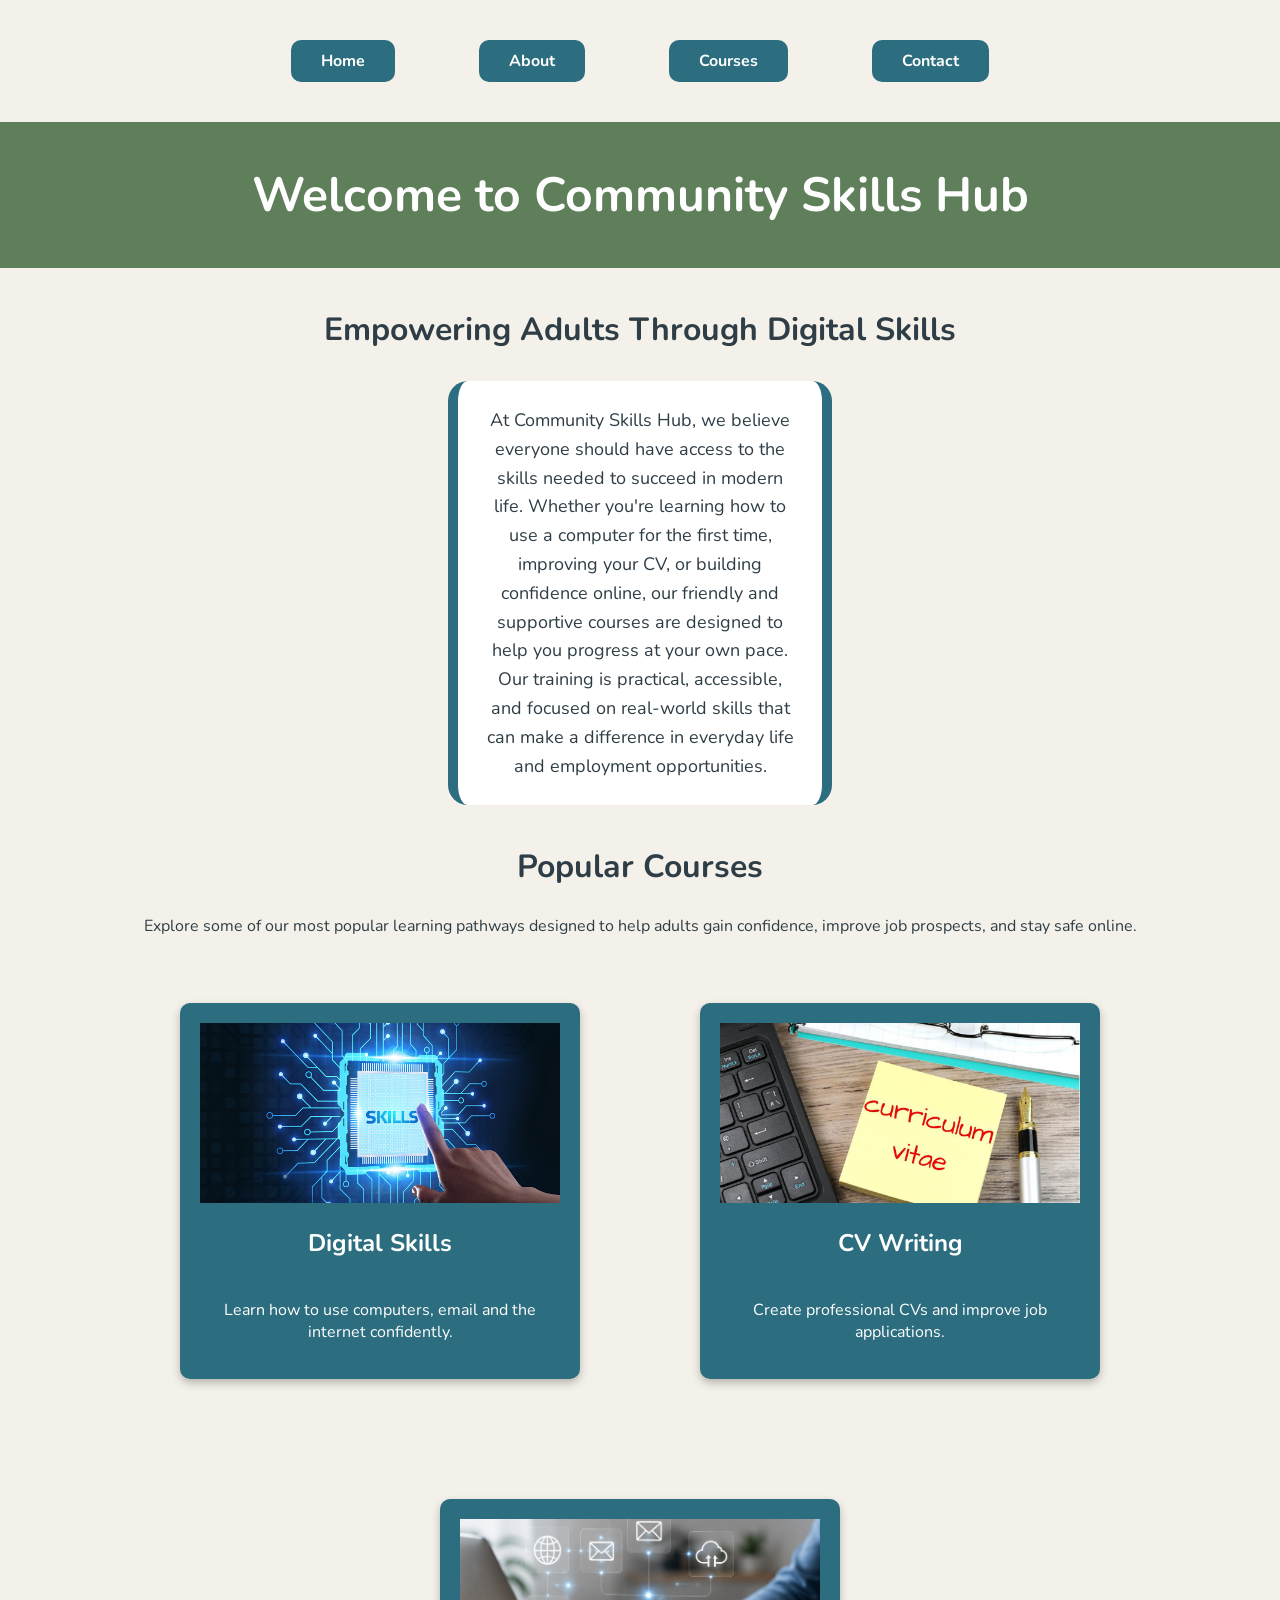
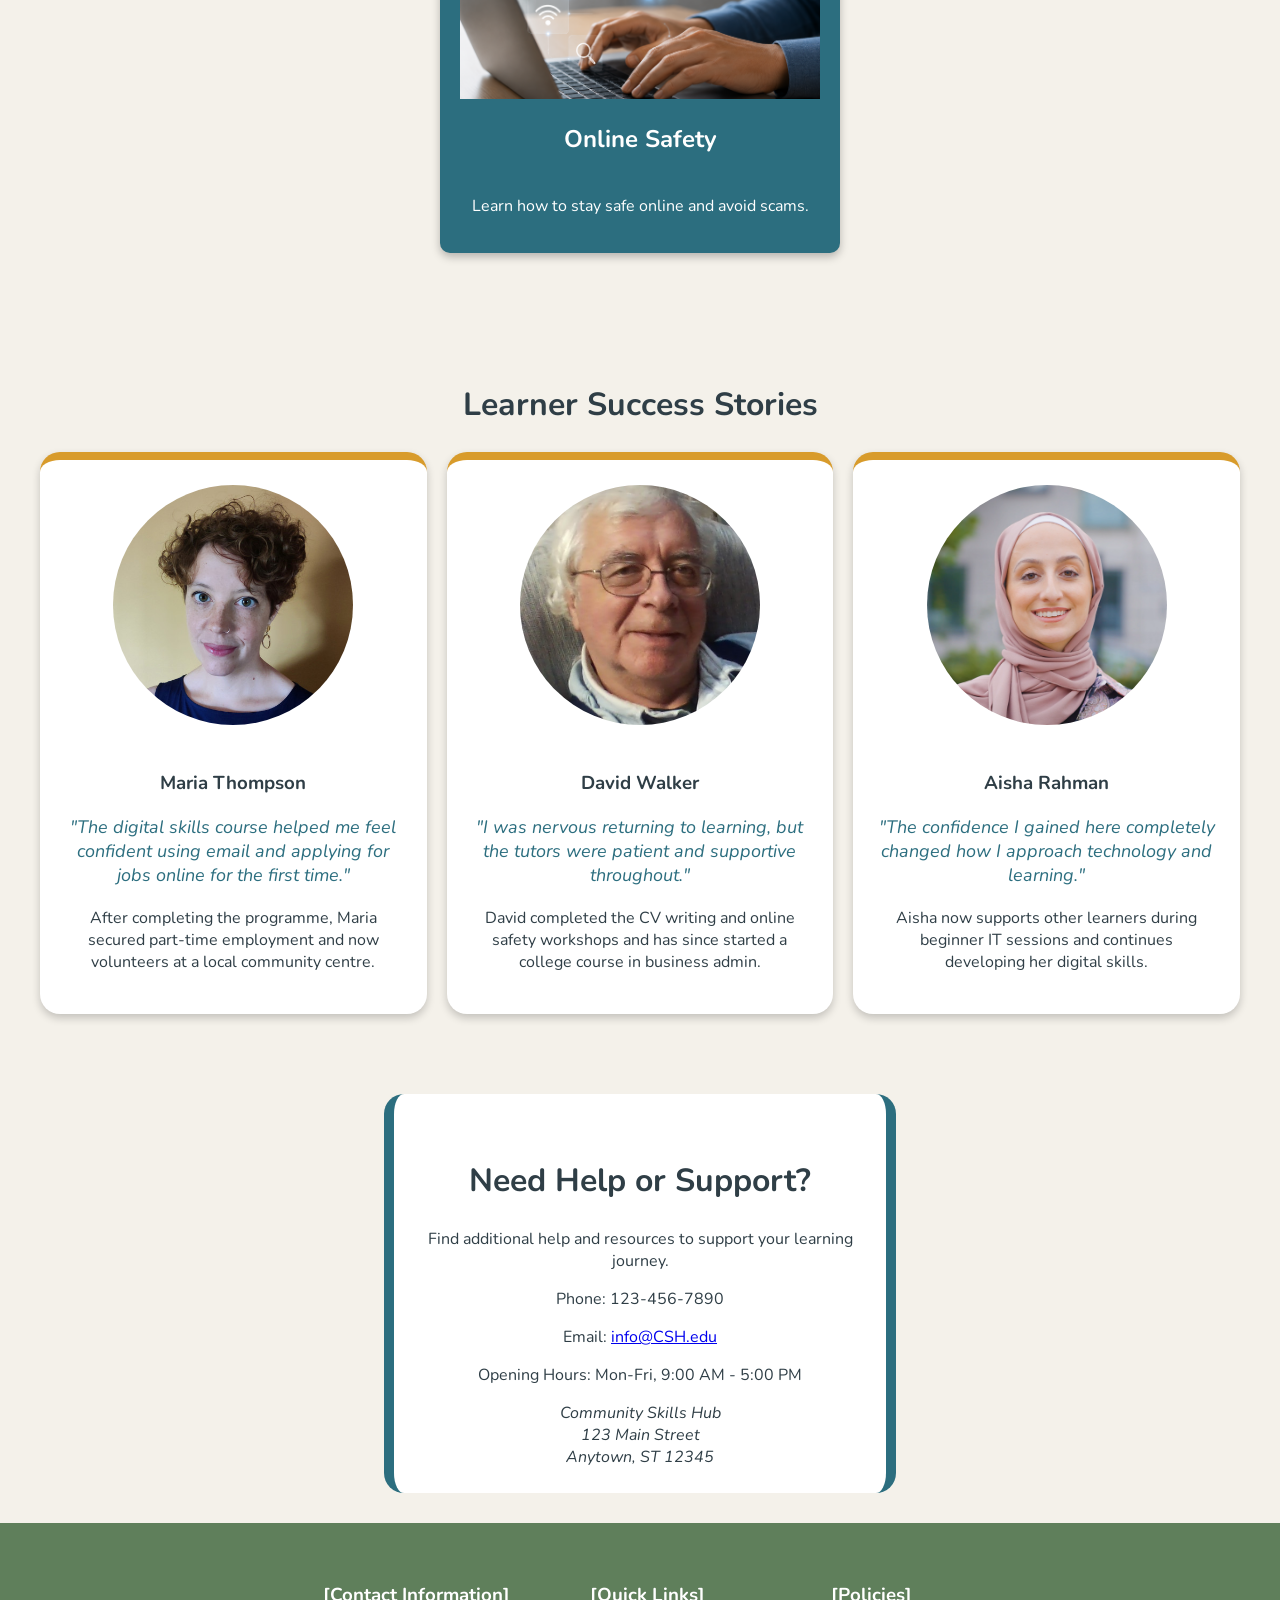
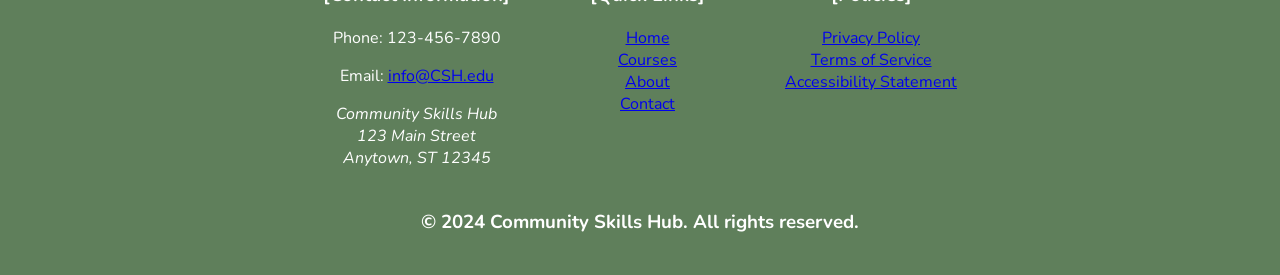
<file: index.html>
<!DOCTYPE html>
<html lang="en">
  <head>
    <meta charset="UTF-8">
    <meta name="viewport" content="width=device-width, initial-scale=1.0">

    <title>Community Skills Hub</title>
<link rel="preconnect" href="https://fonts.googleapis.com">
<link rel="preconnect" href="https://fonts.gstatic.com" crossorigin>

<link href="https://fonts.googleapis.com/css2?family=Nunito:wght@400;700&display=swap" rel="stylesheet">
 <link rel="stylesheet" href="css/community.css">
  </head>
  <body>

    <!-- NAVIGATION -->
    <nav>
        <a href="index.html">Home</a>
        <a href="about.html">About</a>
        <a href="courses.html">Courses</a>
        <a href="contact.html">Contact</a>
    </nav>

<!-- PAGE HEADER -->
<h1>Welcome to Community Skills Hub</h1>

<h2>Empowering Adults Through Digital Skills</h2>

<p class="intro-text">
At Community Skills Hub, we believe everyone should have access to the skills needed to succeed in modern life. Whether you're learning how to use a computer for the first time, improving your CV, or building confidence online, our friendly and supportive courses are designed to help you progress at your own pace.

Our training is practical, accessible, and focused on real-world skills that can make a difference in everyday life and employment opportunities.
</p>

<!-- COURSE HIGHLIGHTS -->

<div class="course-section">

    <h2>Popular Courses</h2>
    <p>Explore some of our most popular learning pathways designed to help adults gain confidence, improve job prospects, and stay safe online.</p>

    <div class="course-container">

        <a class="course-card" href="courses.html">
            <img src="images/homepage/digital skills.jpg" alt="Person learning digital skills">

            <h3>Digital Skills</h3>

            <p>
                Learn how to use computers, email and the internet confidently.
            </p>
        </a>

        <a class="course-card" href="courses.html">
            <img src="images/homepage/cv writing.jpg">


            <h3>CV Writing</h3>

            <p>
                Create professional CVs and improve job applications.
            </p>
        </a>

        <a class="course-card" href="courses.html">
            <img src="images/homepage/online safety.png">

            <h3>Online Safety</h3>

            <p>
                Learn how to stay safe online and avoid scams.
            </p>
        </a>

    </div>


    <!-- LEARNER STORIES -->

<section class="testimonial-section">

    <h2>Learner Success Stories</h2>

    <div class="testimonial-container">

        <div class="testimonial-card">

            <img src="images/testimonials/learner1.jpg" alt="Learner portrait">

            <h3>Maria Thompson</h3>

            <p class="testimonial-quote">
                "The digital skills course helped me feel confident using email
                and applying for jobs online for the first time."
            </p>

            <p>
                After completing the programme, Maria secured part-time
                employment and now volunteers at a local community centre.
            </p>

        </div>

        <div class="testimonial-card">

            <img src="images/testimonials/learner2.jpg" alt="Learner portrait">

            <h3>David Walker</h3>

            <p class="testimonial-quote">
                "I was nervous returning to learning, but the tutors were
                patient and supportive throughout."
            </p>

            <p>
                David completed the CV writing and online safety workshops
                and has since started a college course in business admin.
            </p>

        </div>

        <div class="testimonial-card">

            <img src="images/testimonials/learner3.png" alt="Learner portrait">

            <h3>Aisha Rahman</h3>

            <p class="testimonial-quote">
                "The confidence I gained here completely changed how I approach
                technology and learning."
            </p>

            <p>
                Aisha now supports other learners during beginner IT sessions
                and continues developing her digital skills.
            </p>

        </div>

    </div>

</section>

<!-- SUPPORT AND CONTACT -->
    <div class="support-section">
        <h2>Need Help or Support?</h2>
        <p>Find additional help and resources to support your learning journey.</p>
        <p>Phone: 123-456-7890 </p>
        <p>Email: <a href="mailto:info@CSH.edu">info@CSH.edu</a></p>
        <p>Opening Hours: Mon-Fri, 9:00 AM - 5:00 PM</p>
        <address>
            Community Skills Hub<br>
            123 Main Street<br>
            Anytown, ST 12345
        </address>
    </div>

<!-- Footer -->
<footer>
    <div class="footer-container">
            <!-- Contact Information Column 1-->
            <div class="footer-column">
            <h3> [Contact Information] </h3>
            <p>Phone: 123-456-7890</p>
            <p>Email: <a href="mailto:info@CSH.edu">info@CSH.edu</a></p>
             <address>
            Community Skills Hub<br>
            123 Main Street<br>
            Anytown, ST 12345
        </address>
            </div>
            <!-- Quick Links Column 2-->
            <div class="footer-column">
            <h3> [Quick Links] </h3>
            <p><a href="index.html">Home</a> 
            <br> <a href="courses.html">Courses</a> 
            <br> <a href="about.html">About</a> 
            <br> <a href="contact.html">Contact</a></p>
        </div>
               <!-- Policies Column 3-->
            <div class="footer-column">
             <h3> [Policies] </h3>
            <p>
                <a href="pdfs/Privacy Policy.pdf" target="_blank">Privacy Policy</a> <br>

                <a href="pdfs/Terms of Service.pdf" target="_blank">Terms of Service</a> <br>

                <a href="pdfs/Accessibility Statement.pdf" target="_blank">Accessibility Statement</a>
        </p>
            </div>
        </div>
        <!-- Footer Statement -->
        <div class="footer-statement"> 
        <h3>&copy; 2024 Community Skills Hub. All rights reserved.</h3> 
        </div>

</footer>
    </div>
</file>
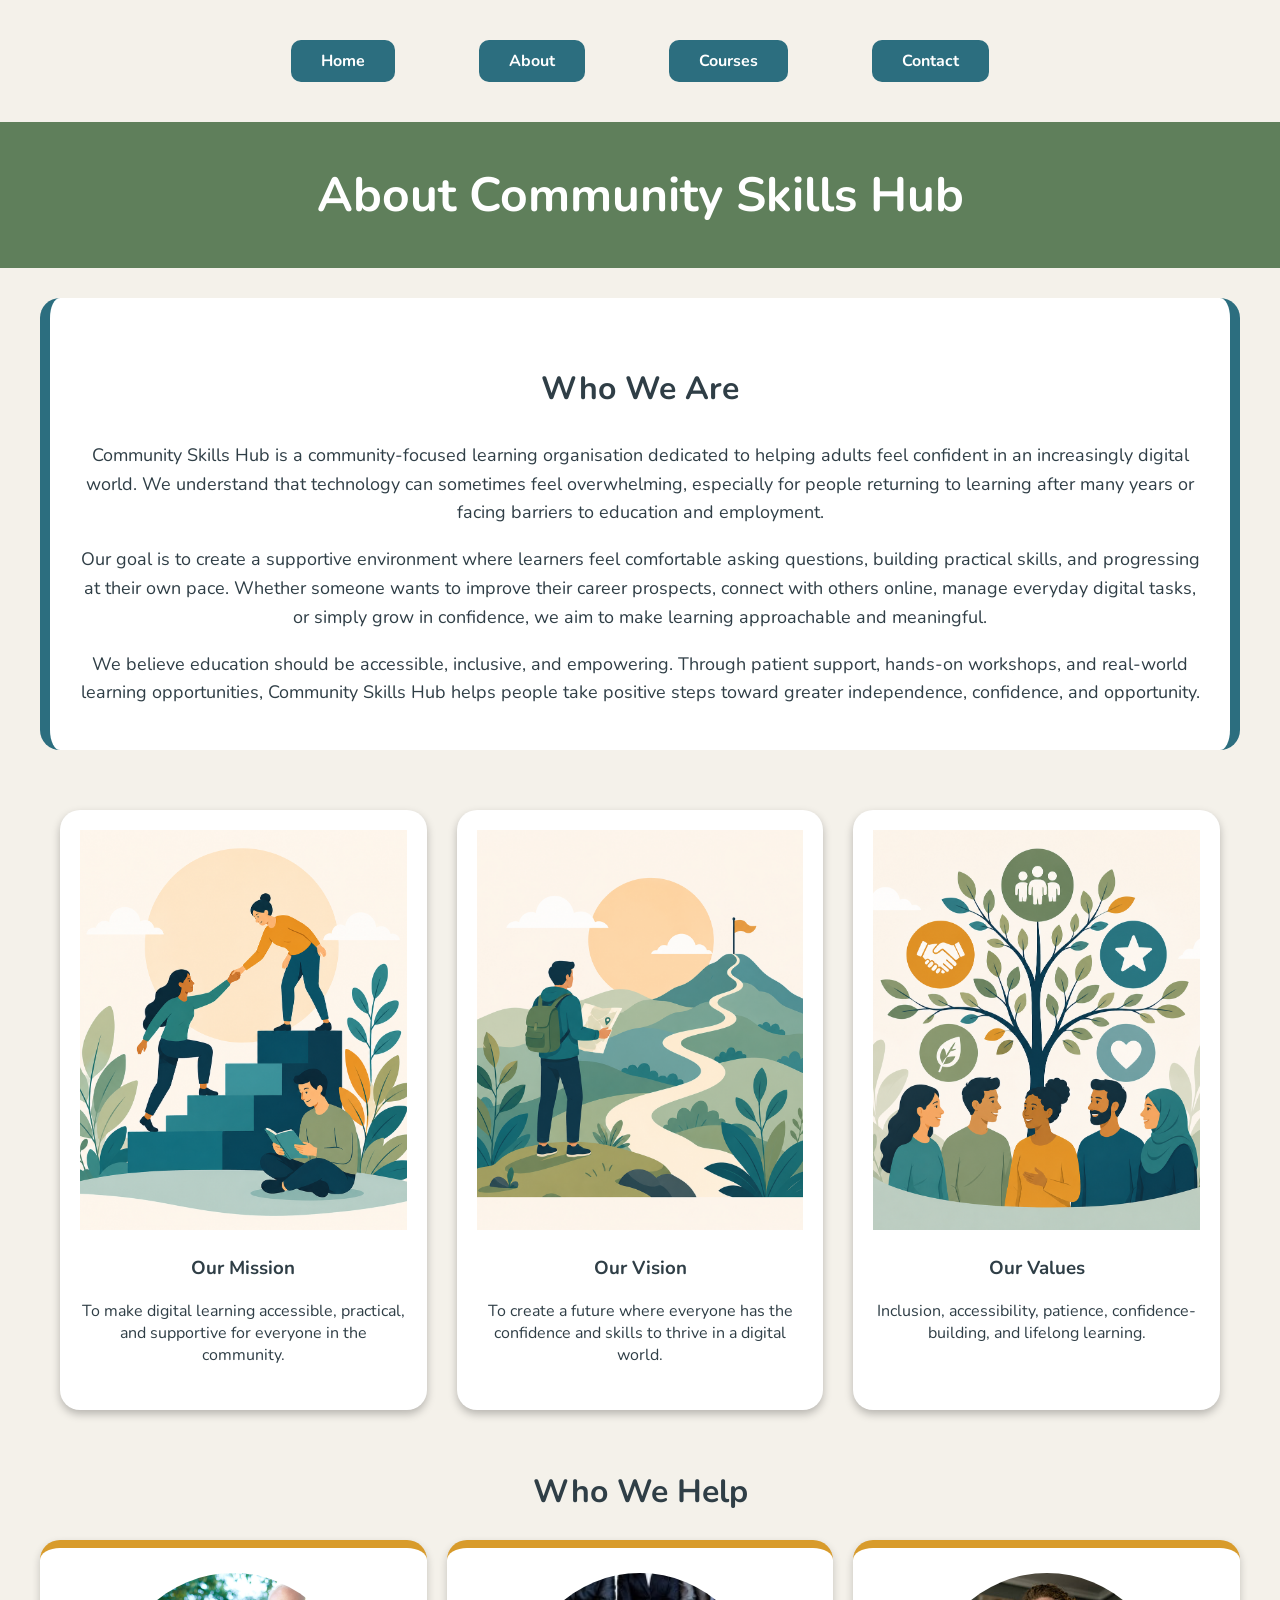
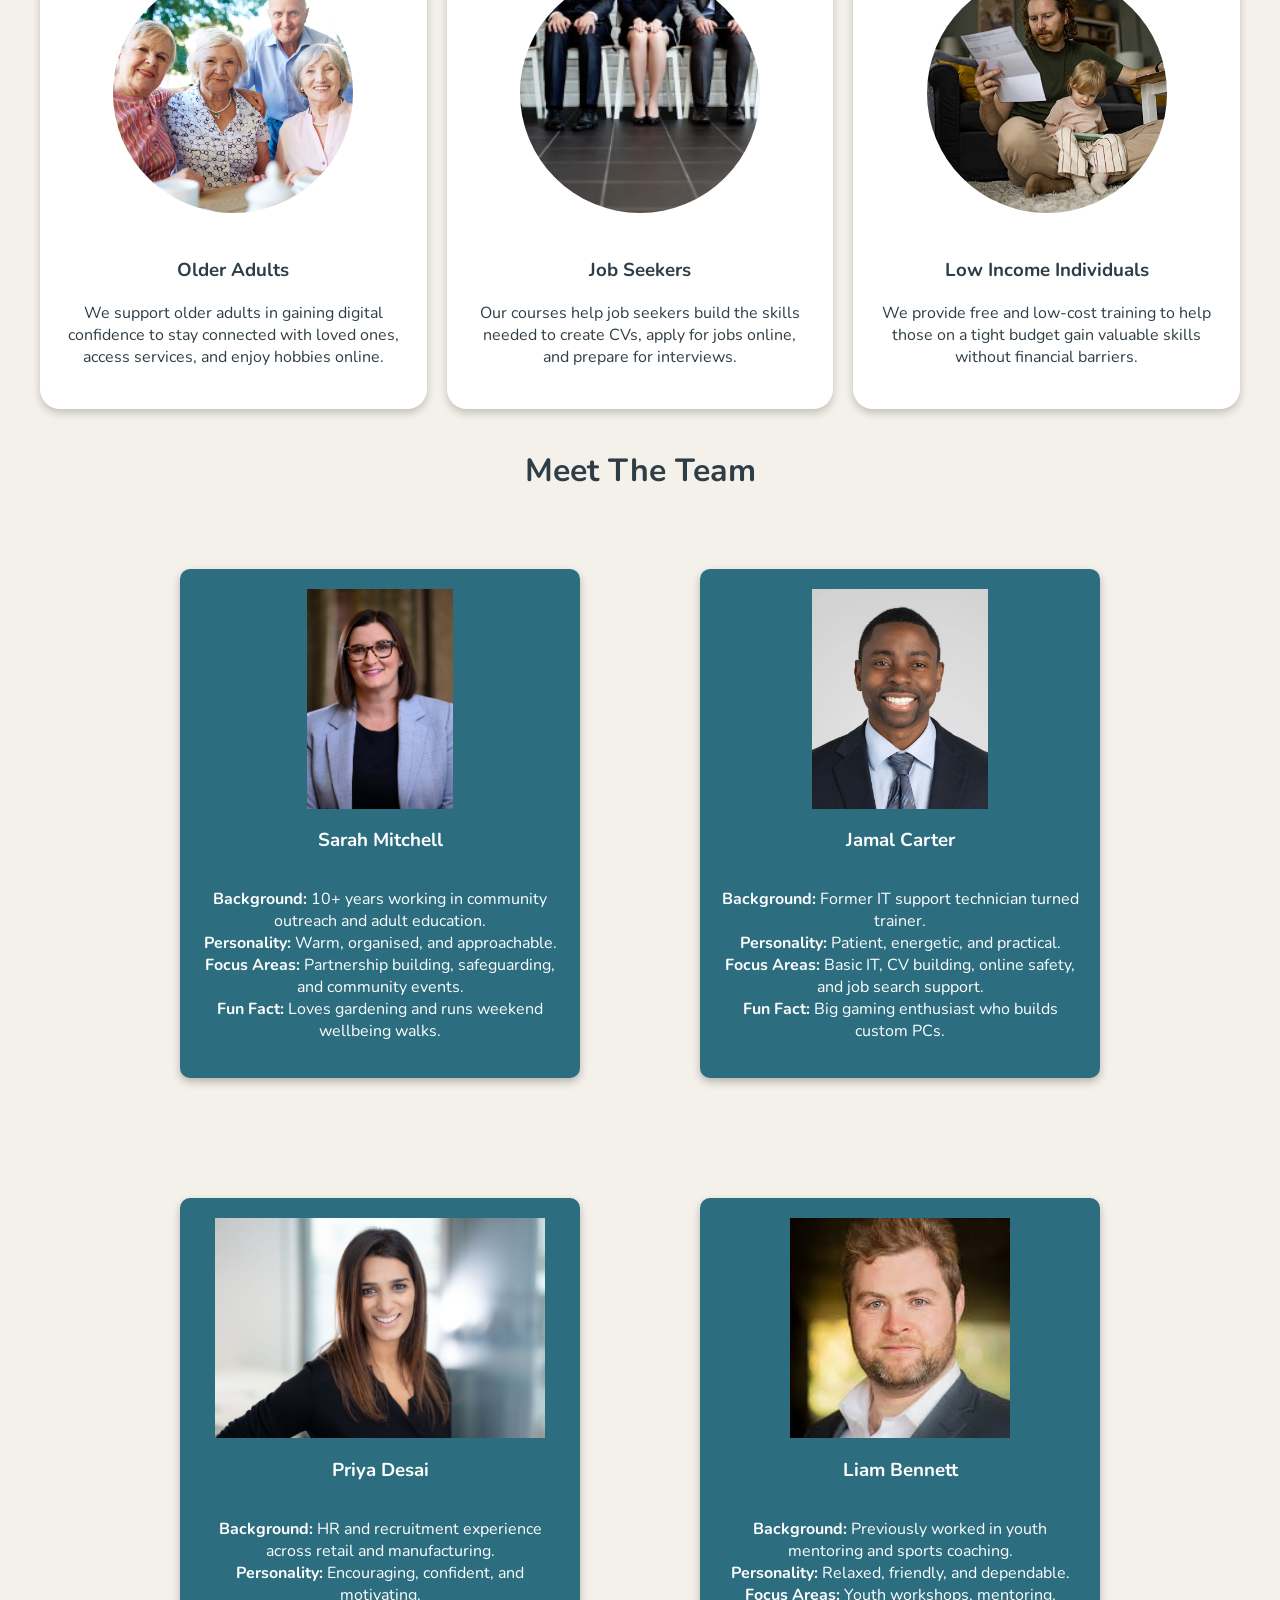
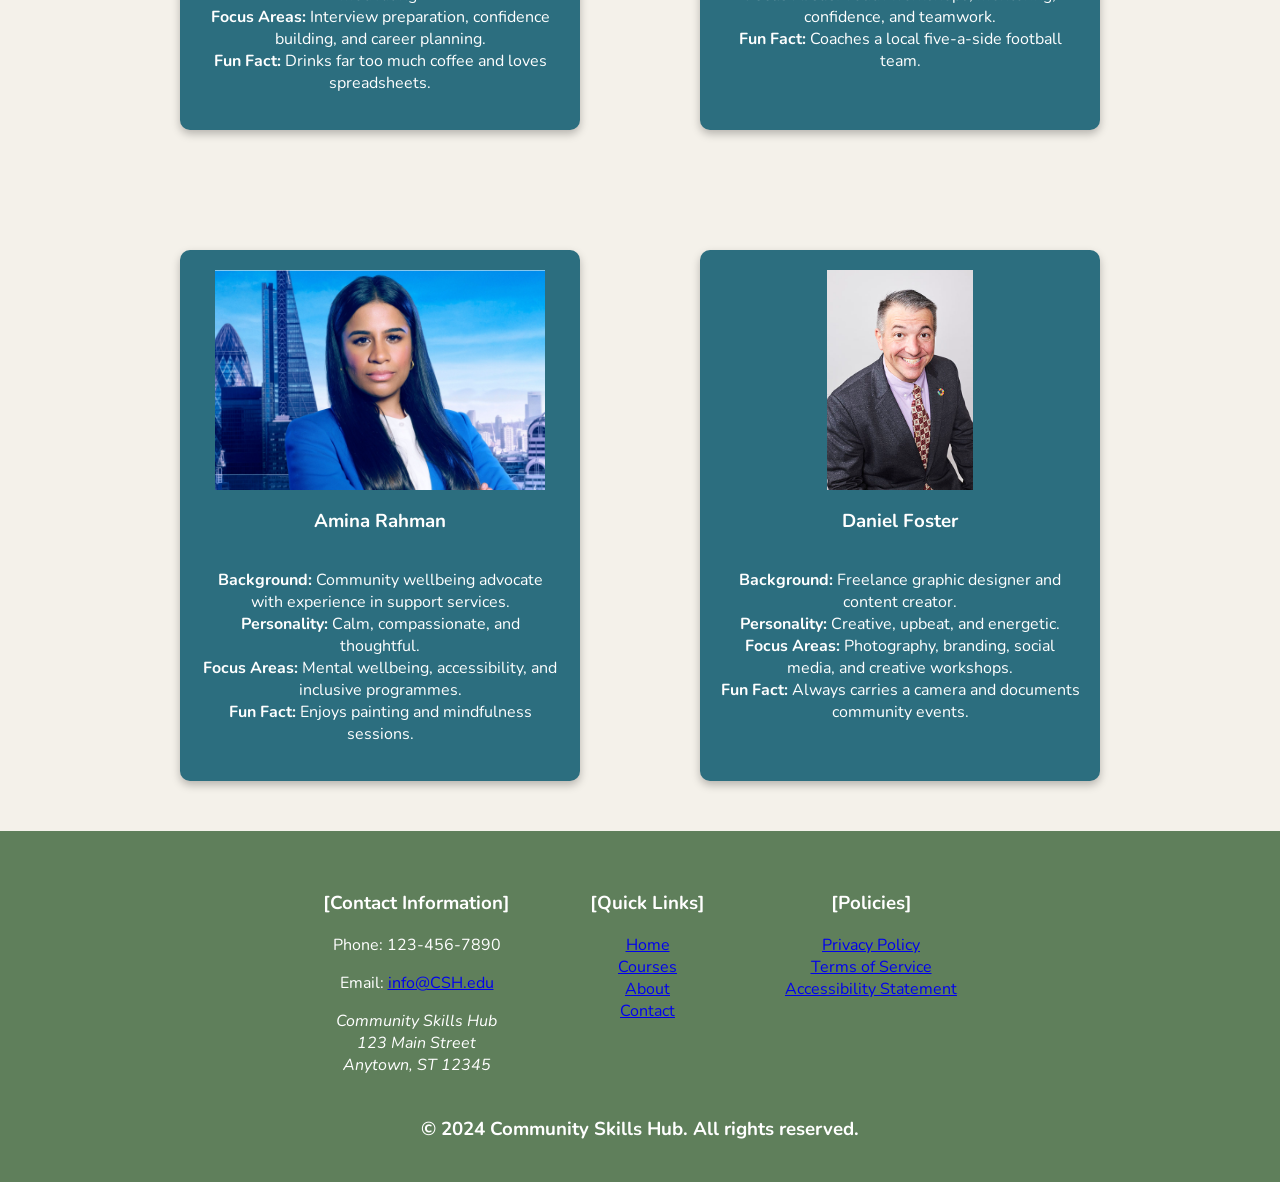
<file: about.html>
<!DOCTYPE html>
<html lang="en">

<head>
    <meta charset="UTF-8">
    <meta name="viewport" content="width=device-width, initial-scale=1.0">

    <title>About - Community Skills Hub</title>

    <link rel="stylesheet" href="css/community.css">

    <link rel="preconnect" href="https://fonts.googleapis.com">
    <link rel="preconnect" href="https://fonts.gstatic.com" crossorigin>

    <link href="https://fonts.googleapis.com/css2?family=Nunito:wght@400;700&display=swap" rel="stylesheet">
</head>

<body>

    <!-- NAVIGATION -->
    <nav>
        <a href="index.html">Home</a>
        <a href="about.html">About</a>
        <a href="courses.html">Courses</a>
        <a href="contact.html">Contact</a>
    </nav>

    <!-- HERO -->
    <header>
        <h1>About Community Skills Hub</h1>
    </header>

    <!-- ABOUT SECTION -->
    <section class="about-container">

        <h2>Who We Are</h2>

        <p>
            Community Skills Hub is a community-focused learning organisation dedicated to 
            helping adults feel confident in an increasingly digital world. We understand 
            that technology can sometimes feel overwhelming, especially for people returning 
            to learning after many years or facing barriers to education and employment.
        </p>

        <p>
            Our goal is to create a supportive environment where learners feel comfortable asking questions, building practical skills, and progressing 
            at their own pace. Whether someone wants to improve their career prospects, connect with others online, manage everyday digital tasks, 
            or simply grow in confidence, we aim to make learning approachable and meaningful.
        </p>

        <p> 
         We believe education should be accessible, inclusive, and empowering. Through patient support, hands-on workshops, 
         and real-world learning opportunities, Community Skills Hub helps people take positive steps toward greater independence, confidence, 
         and opportunity.      
        </p>

    </section>

    <!-- MISSION SECTION -->
    <section class="mission-section">

        <div class="mission-card">

            <img src="images/mission/mission.png">

            <h3>Our Mission</h3>

            <p>
                To make digital learning accessible, practical, and supportive
                for everyone in the community.
            </p>

        </div>

        <div class="mission-card">

            <img src="images/mission/vision.png">

            <h3>Our Vision</h3>

            <p>
                To create a future where everyone has the confidence and skills
                to thrive in a digital world.
            </p>

        </div>

        <div class="mission-card">

            <img src="images/mission/values.png">

            <h3>Our Values</h3>

            <p>
                Inclusion, accessibility, patience, confidence-building, and
                lifelong learning.
            </p>

        </div>

    </section>

<!-- WHO WE HELP-->

    <section>
        <h2>Who We Help</h2>
        <div class="testimonial-container">

            <div class="testimonial-card">
                <img src="images/who we help/older_adults.jpg" alt="Older Adults">
                <h3>Older Adults</h3>
                <p>
                    We support older adults in gaining digital confidence to
                    stay connected with loved ones, access services, and enjoy
                    hobbies online.
                </p>
            </div>

            <div class="testimonial-card">
                <img src="images/who we help/job_seekers.jpg" alt="Job Seekers">
                <h3>Job Seekers</h3>
                <p>
                    Our courses help job seekers build the skills needed to
                    create CVs, apply for jobs online, and prepare for
                    interviews.
                </p>
            </div>

            <div class="testimonial-card">
                <img src="images/who we help/low_income.jpg" alt="Low Income Individuals">
                <h3>Low Income Individuals</h3>
                <p>
                    We provide free and low-cost training to help those on a
                    tight budget gain valuable skills without financial barriers.
                </p>
            </div>

    </section>

    <!-- TEAM SECTION -->
    <section class="course-section">

        <h2>Meet The Team</h2>
        
    <div class="course-container">

        <div class="team-card">
            <img src="images/staff/sarah.jpg" alt="Sarah Mitchell">

            <h3>Sarah Mitchell</h3>

            <p>
                <strong>Background:</strong> 10+ years working in community outreach and adult education.
                <br><strong>Personality:</strong> Warm, organised, and approachable.
                <br><strong>Focus Areas:</strong> Partnership building, safeguarding, and community events.
                <br><strong>Fun Fact:</strong> Loves gardening and runs weekend wellbeing walks.
            </p>
        </div>
      <div class="team-card">
          <img src="images/staff/jamal.jpg" alt="Jamal Carter">

          <h3>Jamal Carter</h3>

          <p>
              <strong>Background:</strong> Former IT support technician turned trainer.
              <br><strong>Personality:</strong> Patient, energetic, and practical.
              <br><strong>Focus Areas:</strong> Basic IT, CV building, online safety, and job search support.
              <br><strong>Fun Fact:</strong> Big gaming enthusiast who builds custom PCs.
          </p>
      </div>

      <div class="team-card">
          <img src="images/staff/priya.jpg" alt="Priya Desai">

          <h3>Priya Desai</h3>

          <p>
              <strong>Background:</strong> HR and recruitment experience across retail and manufacturing.
              <br><strong>Personality:</strong> Encouraging, confident, and motivating.
              <br><strong>Focus Areas:</strong> Interview preparation, confidence building, and career planning.
              <br><strong>Fun Fact:</strong> Drinks far too much coffee and loves spreadsheets.
          </p>
      </div>

      <div class="team-card">
          <img src="images/staff/liam.jpg" alt="Liam Bennett">

          <h3>Liam Bennett</h3>

          <p>
              <strong>Background:</strong> Previously worked in youth mentoring and sports coaching.
              <br><strong>Personality:</strong> Relaxed, friendly, and dependable.
              <br><strong>Focus Areas:</strong> Youth workshops, mentoring, confidence, and teamwork.
              <br><strong>Fun Fact:</strong> Coaches a local five-a-side football team.
          </p>
      </div>

      <div class="team-card">
          <img src="images/staff/amina.jpg" alt="Amina Rahman">

          <h3>Amina Rahman</h3>

          <p>
              <strong>Background:</strong> Community wellbeing advocate with experience in support services.
              <br><strong>Personality:</strong> Calm, compassionate, and thoughtful.
              <br><strong>Focus Areas:</strong> Mental wellbeing, accessibility, and inclusive programmes.
              <br><strong>Fun Fact:</strong> Enjoys painting and mindfulness sessions.
          </p>
      </div>

      <div class="team-card">
          <img src="images/staff/daniel.jpg" alt="Daniel Foster">

          <h3>Daniel Foster</h3>

          <p>
              <strong>Background:</strong> Freelance graphic designer and content creator.
              <br><strong>Personality:</strong> Creative, upbeat, and energetic.
              <br><strong>Focus Areas:</strong> Photography, branding, social media, and creative workshops.
              <br><strong>Fun Fact:</strong> Always carries a camera and documents community events.
          </p>
      </div>

    </section>



    <!-- FOOTER -->
<footer>
    <div class="footer-container">
            <!-- Contact Information Column 1-->
            <div class="footer-column">
            <h3> [Contact Information] </h3>
            <p>Phone: 123-456-7890</p>
            <p>Email: <a href="mailto:info@CSH.edu">info@CSH.edu</a></p>
             <address>
            Community Skills Hub<br>
            123 Main Street<br>
            Anytown, ST 12345
        </address>
            </div>
            <!-- Quick Links Column 2-->
            <div class="footer-column">
            <h3> [Quick Links] </h3>
            <p><a href="index.html">Home</a> 
            <br> <a href="courses.html">Courses</a> 
            <br> <a href="about.html">About</a> 
            <br> <a href="contact.html">Contact</a></p>
        </div>
               <!-- Policies Column 3-->
            <div class="footer-column">
             <h3> [Policies] </h3>
            <p><a href="pdfs/Privacy Policy.pdf" target="_blank">Privacy Policy</a> <br>
            <a href="pdfs/Terms of Service.pdf" target="_blank">Terms of Service</a> <br>
            <a href="pdfs/Accessibility Statement.pdf" target="_blank">Accessibility Statement</a></p>
            </div>
        </div>
        <!-- Footer Statement -->
        <div class="footer-statement"> 
        <h3>&copy; 2024 Community Skills Hub. All rights reserved.</h3> 
        </div>

</footer>

</body>

</html>
</file>
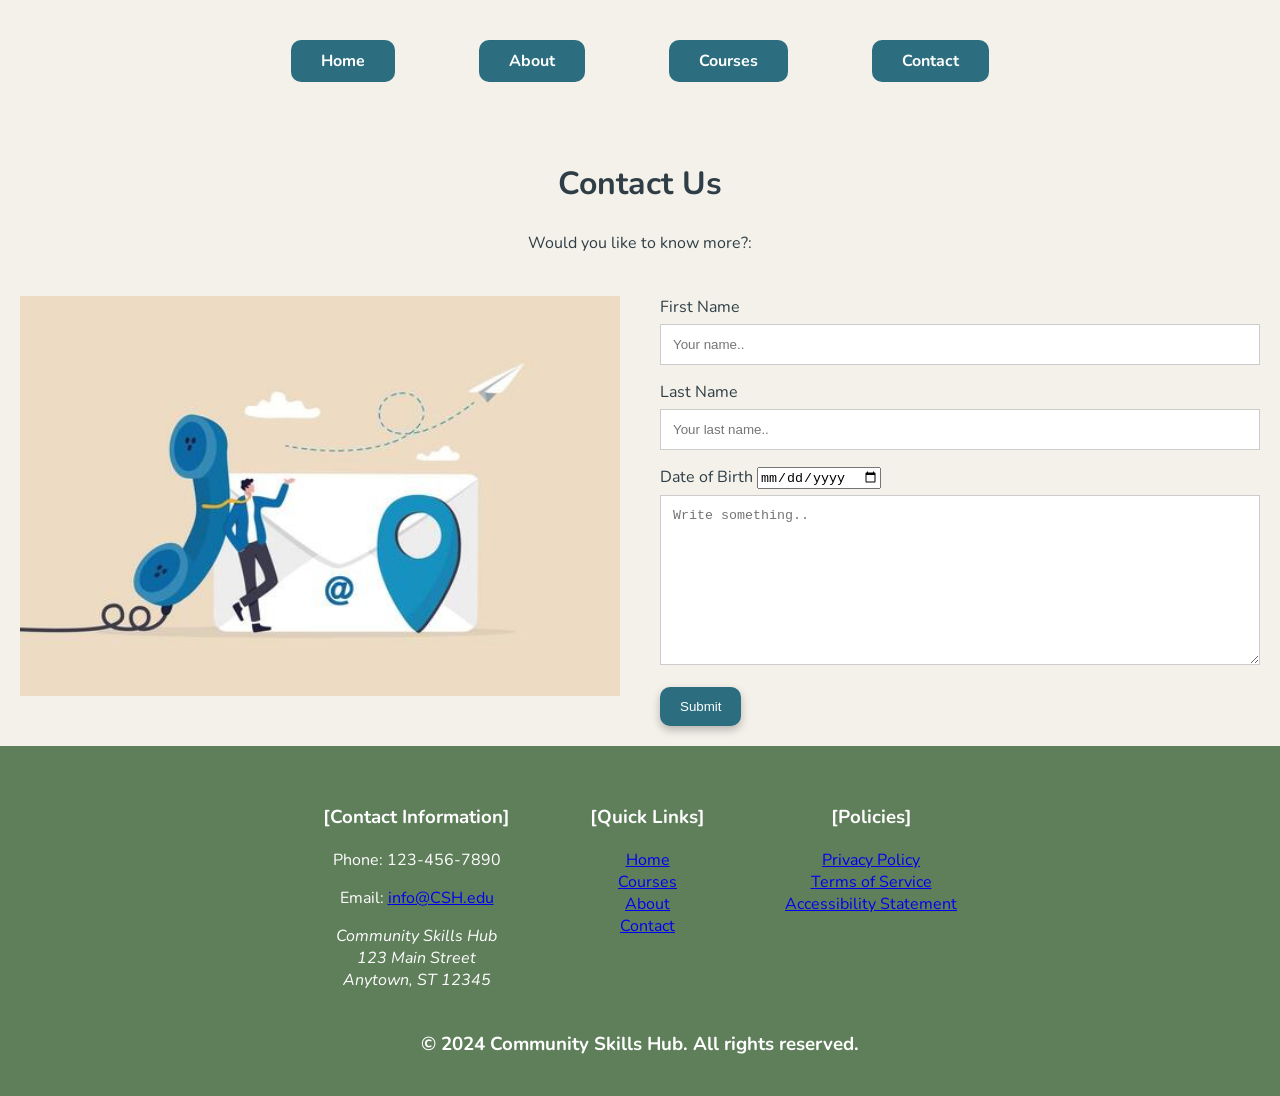
<file: contact.html>
<!DOCTYPE html>
<html lang="en">
  <head>
    <meta charset="UTF-8">
    <meta name="viewport" content="width=device-width, initial-scale=1.0">

    <title>Community Skills Hub</title>
<link rel="preconnect" href="https://fonts.googleapis.com">
<link rel="preconnect" href="https://fonts.gstatic.com" crossorigin>

<link href="https://fonts.googleapis.com/css2?family=Nunito:wght@400;700&display=swap" rel="stylesheet">
 <link rel="stylesheet" href="css/community.css">
  </head>
  <body>

    <!-- NAVIGATION -->
    <nav>
        <a href="index.html">Home</a>
        <a href="about.html">About</a>
        <a href="courses.html">Courses</a>
        <a href="contact.html">Contact</a>
    </nav>

  <div style="text-align:center">
    <h2>Contact Us</h2>
    <p>Would you like to know more?:</p>
  </div>
  <div class="row">
    <div class="column">
      <img src="images/contact/contact.jpg" style="width:100%">
    </div>
    <div class="column">
      <form action="/action_page.php">
        <label for="fname">First Name</label>
      <!--NAME   -->        
        <input type="text" id="fname" name="firstname" placeholder="Your name..">
      <!--SURNAME    -->
        <label for="lname">Last Name</label>
        <input type="text" id="lname" name="lastname" placeholder="Your last name..">
      <!--Date of birth    -->        
        <label for="dob">Date of Birth</label>
        <input type="date" id="dob" name="dob">
      <!--FREE TEXT AREA    -->
        <textarea id="subject" name="subject" placeholder="Write something.." style="height:170px"></textarea>
        <input type="submit" value="Submit">
      </form>
    </div>
  </div>
</div>


    <!-- FOOTER  -->
<footer>
    <div class="footer-container">
            <!-- Contact Information Column 1-->
            <div class="footer-column">
            <h3> [Contact Information] </h3>
            <p>Phone: 123-456-7890</p>
            <p>Email: <a href="mailto:info@CSH.edu">info@CSH.edu</a></p>
             <address>
            Community Skills Hub<br>
            123 Main Street<br>
            Anytown, ST 12345
        </address>
            </div>
            <!-- Quick Links Column 2-->
            <div class="footer-column">
            <h3> [Quick Links] </h3>
            <p><a href="index.html">Home</a> 
            <br> <a href="courses.html">Courses</a> 
            <br> <a href="about.html">About</a> 
            <br> <a href="contact.html">Contact</a></p>
        </div>
               <!-- Policies Column 3-->
            <div class="footer-column">
             <h3> [Policies] </h3>
            <p><a href="pdfs/Privacy Policy.pdf" target="_blank">Privacy Policy</a> <br>
            <a href="pdfs/Terms of Service.pdf" target="_blank">Terms of Service</a> <br>
            <a href="pdfs/Accessibility Statement.pdf" target="_blank">Accessibility Statement</a></p>
            </div>
        </div>
        <!-- Footer Statement -->
        <div class="footer-statement"> 
        <h3>&copy; 2024 Community Skills Hub. All rights reserved.</h3> 
        </div>

</footer>
    </div>
</file>
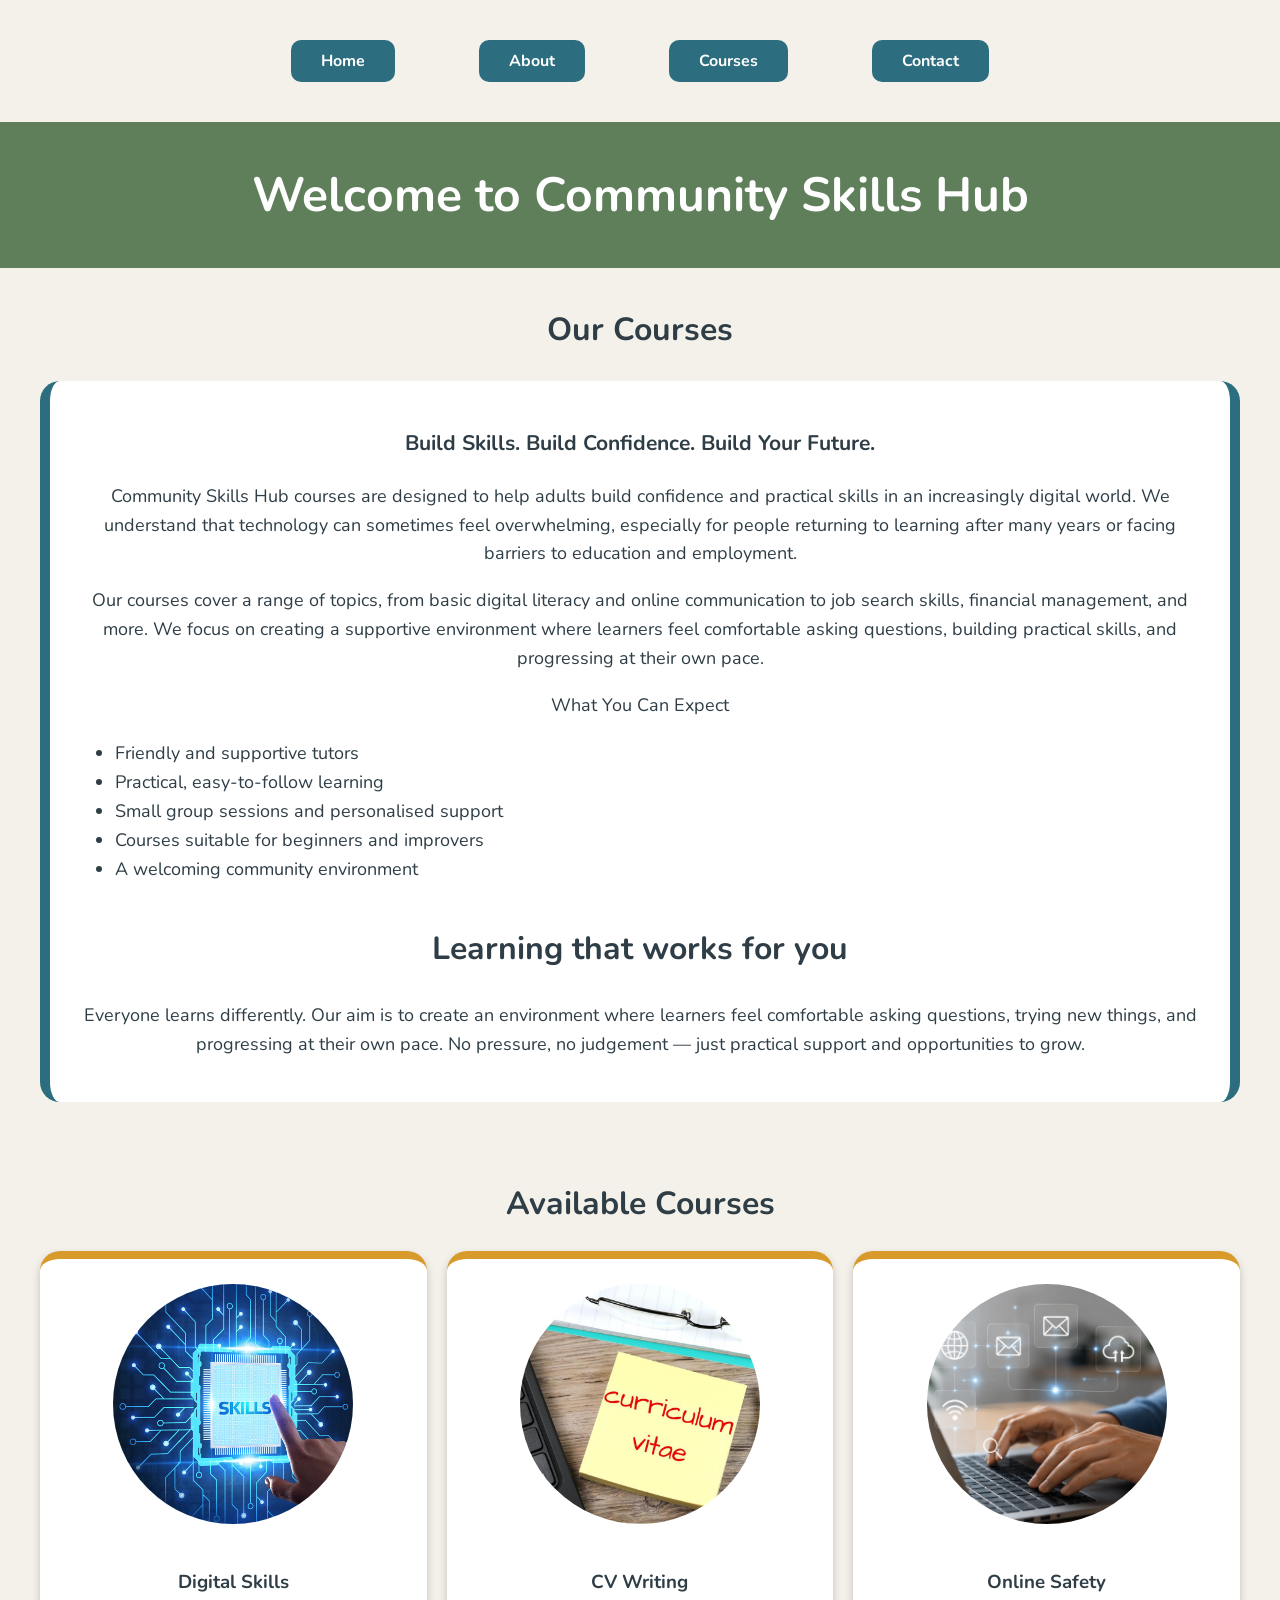
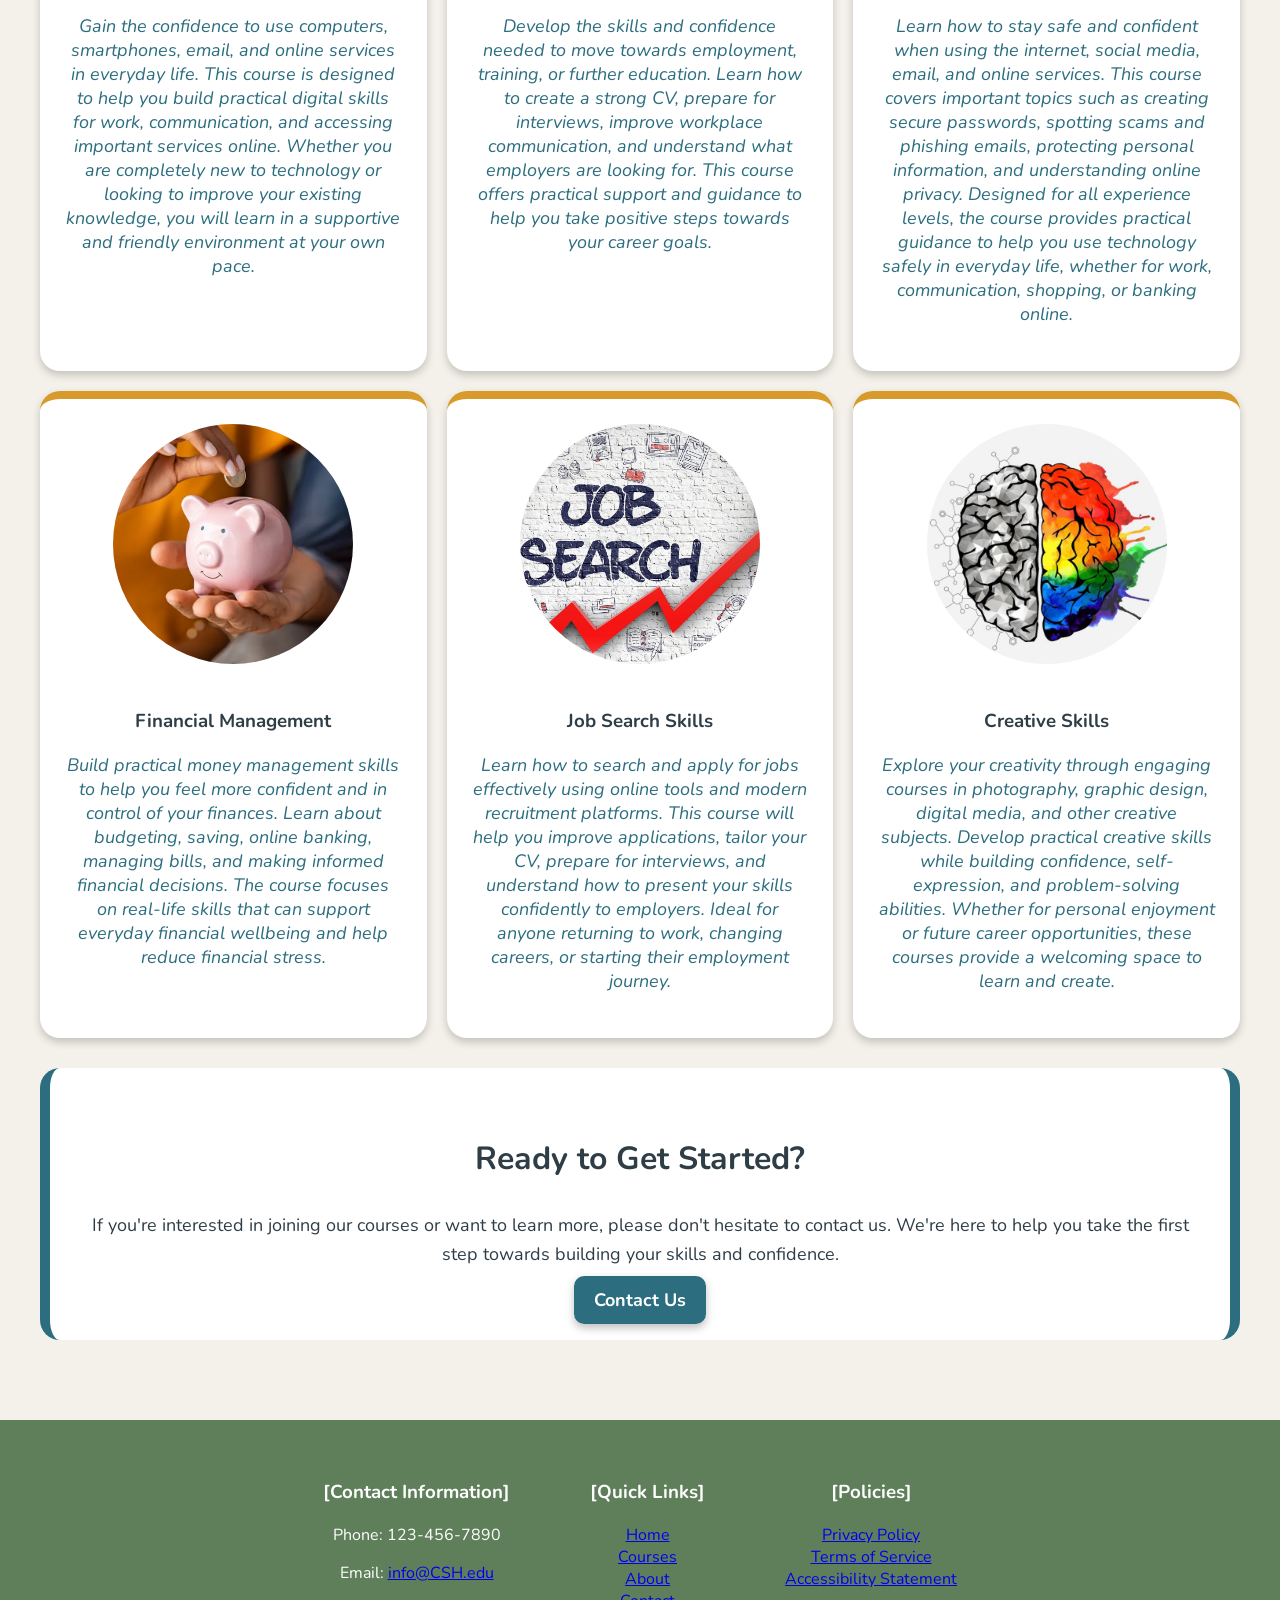
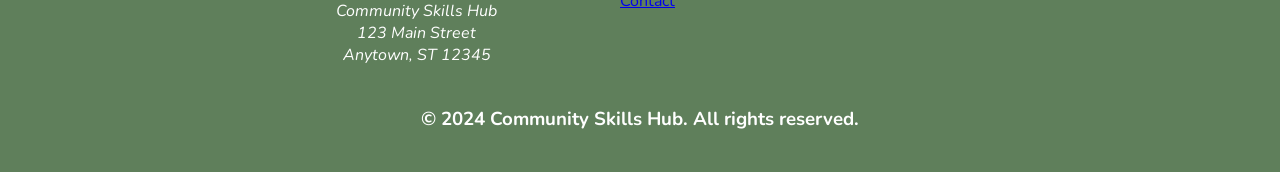
<file: courses.html>
<!DOCTYPE html>
<html lang="en">
  <head>
    <meta charset="UTF-8">
    <meta name="viewport" content="width=device-width, initial-scale=1.0">

    <title>Community Skills Hub</title>
<link rel="preconnect" href="https://fonts.googleapis.com">
<link rel="preconnect" href="https://fonts.gstatic.com" crossorigin>

<link href="https://fonts.googleapis.com/css2?family=Nunito:wght@400;700&display=swap" rel="stylesheet">
 <link rel="stylesheet" href="css/community.css">
  </head>
  <body>

    <!-- NAVIGATION -->
    <nav>
        <a href="index.html">Home</a>
        <a href="about.html">About</a>
        <a href="courses.html">Courses</a>
        <a href="contact.html">Contact</a>
    </nav>

<h1>Welcome to Community Skills Hub</h1>
<h2>Our Courses</h2>

    <div class="about-container">

        <h3>Build Skills. Build Confidence. Build Your Future.</h3>
        <p>
            Community Skills Hub courses are designed to help adults build confidence and practical skills in an increasingly digital world. We understand that technology can 
            sometimes feel overwhelming, especially for people returning to learning after many years or facing barriers to education and employment.
        </p>

        <p>
            Our courses cover a range of topics, from basic digital literacy and online communication to job search skills, financial management, and more. 
            We focus on creating a supportive environment where learners feel comfortable asking questions, building practical skills, and progressing at their own pace.
        </p>

        <p> 
          What You Can Expect
        </p>
        <ul>
            <li>Friendly and supportive tutors</li>
            <li>Practical, easy-to-follow learning</li>
            <li>Small group sessions and personalised support</li>
            <li>Courses suitable for beginners and improvers</li>
            <li>A welcoming community environment</li>
        </ul>
        <h2> Learning that works for you</h2>

        <p>
            Everyone learns differently. Our aim is to create an environment where learners feel comfortable asking questions, trying new things, 
            and progressing at their own pace. No pressure, no judgement — just practical support and opportunities to grow.
        </p>
    </div>



<!-- COURSE OFFERINGS -->

<section class="testimonial-section">

    <h2>Available Courses</h2>

    <div class="testimonial-container">

        <div class="testimonial-card">

            <img src="images/homepage/digital skills.jpg" alt="Digital Skills Course Image">

            <h3>Digital Skills</h3>

            <p class="testimonial-quote">
                Gain the confidence to use computers, smartphones, email, and online services in everyday life. 
                This course is designed to help you build practical digital skills for work, communication, and accessing important services 
                online. Whether you are completely new to technology or looking to improve your existing knowledge, you will learn in a 
                supportive and friendly environment at your own pace.
            </p>


        </div>

        <div class="testimonial-card">

            <img src="images/homepage/cv writing.jpg" alt="CV Writing Course Image">

            <h3>CV Writing</h3>

            <p class="testimonial-quote">
                Develop the skills and confidence needed to move towards employment, training, or further education. 
                Learn how to create a strong CV, prepare for interviews, improve workplace communication, and understand what 
                employers are looking for. This course offers practical support and guidance to help you take positive steps towards your 
                career goals.
            </p>

        </div>

        <div class="testimonial-card">

            <img src="images/homepage/online safety.png" alt="Online Safety Course Image">

            <h3>Online Safety</h3>

            <p class="testimonial-quote">
                Learn how to stay safe and confident when using the internet, social media, email, and online services. 
                This course covers important topics such as creating secure passwords, spotting scams and phishing emails, protecting personal 
                information, and understanding online privacy. Designed for all experience levels, the course provides practical guidance to 
                help you use technology safely in everyday life, whether for work, communication, shopping, or banking online.
            </p>

        </div>

        <div class="testimonial-card">

            <img src="images/homepage/piggybank.webp" alt="Financial Management Course Image">

            <h3>Financial Management</h3>

            <p class="testimonial-quote">
                Build practical money management skills to help you feel more confident and in control of your finances. Learn about budgeting, 
                saving, online banking, managing bills, and making informed financial decisions. The course focuses on real-life skills that 
                can support everyday financial wellbeing and help reduce financial stress.
            </p>

        </div>

        <div class="testimonial-card">

            <img src="images/homepage/jobsearch.webp" alt="Job Search Skills Course Image">

            <h3>Job Search Skills</h3>

            <p class="testimonial-quote">
                Learn how to search and apply for jobs effectively using online tools and modern recruitment platforms. 
                This course will help you improve applications, tailor your CV, prepare for interviews, and understand how to present your 
                skills confidently to employers. Ideal for anyone returning to work, changing careers, or starting their employment journey.
            </p>

        </div>

        <div class="testimonial-card">

            <img src="images/homepage/creative.jpg" alt="Creative Skills Course Image">

            <h3>Creative Skills</h3>

            <p class="testimonial-quote">
                Explore your creativity through engaging courses in photography, graphic design, digital media, and other creative subjects. Develop practical 
                creative skills while building confidence, self-expression, and problem-solving abilities. 
                Whether for personal enjoyment or future career opportunities, these courses provide a welcoming space to learn and create.
            </p>

        </div>

    </div>

    <div class="about-container">
        <h2>Ready to Get Started?</h2>
        <p>
            If you're interested in joining our courses or want to learn more, please don't hesitate to contact us. 
            We're here to help you take the first step towards building your skills and confidence.
        </p>
        <a href="contact.html" class="enroll-button">Contact Us</a>
    </div>

</section>

<!-- FOOTER  -->
<footer>
    <div class="footer-container">
            <!-- Contact Information Column 1-->
            <div class="footer-column">
            <h3> [Contact Information] </h3>
            <p>Phone: 123-456-7890</p>
            <p>Email: <a href="mailto:info@CSH.edu">info@CSH.edu</a></p>
             <address>
            Community Skills Hub<br>
            123 Main Street<br>
            Anytown, ST 12345
        </address>
            </div>
            <!-- Quick Links Column 2-->
            <div class="footer-column">
            <h3> [Quick Links] </h3>
            <p><a href="index.html">Home</a> 
            <br> <a href="courses.html">Courses</a> 
            <br> <a href="about.html">About</a> 
            <br> <a href="contact.html">Contact</a></p>
        </div>
               <!-- Policies Column 3-->
            <div class="footer-column">
             <h3> [Policies] </h3>
            <p><a href="pdfs/Privacy Policy.pdf" target="_blank">Privacy Policy</a> <br>
            <a href="pdfs/Terms of Service.pdf" target="_blank">Terms of Service</a> <br>
            <a href="pdfs/Accessibility Statement.pdf" target="_blank">Accessibility Statement</a></p>
            </div>
        </div>
        <!-- Footer Statement -->
        <div class="footer-statement"> 
        <h3>&copy; 2024 Community Skills Hub. All rights reserved.</h3> 
        </div>

</footer>

    </body>
</html>
</file>
<file: css/community.css>
/* GENERAL PAGE */

body {
    background-color: #F4F1EA;
    font-family: "Nunito", sans-serif;
    margin: 0;
    color: #2F3E46;
}

/* HEADER / NAVIGATION */

nav {
    background-color: #F4F1EA;
    padding: 0px;
    text-align: center;
}

nav a {
    background-color: #2C6E7F;
    color: white;
    text-decoration: none;
    padding: 10px 30px;
    margin: 40px;
    border-radius: 10px;
    display: inline-block;
    font-weight: bold;
}

nav a:hover {
    background-color: #D89B2B;
}

/* MAIN HEADING/HERO */

h1 {
    background-color: #5F7F5B;
    color: white;
    text-align: center;
    padding: 40px 20px;
    margin: 0;
    font-size: 48px;
}

/* SUBHEADING */

h2 {
    color: #2F3E46;
    text-align: center;
    margin-top: 40px;
    font-size: 32px;
}

/* PARAGRAPHS */

.intro-text {
    background-color: white;
    text-align: center;
    width: 30%;
    margin: 30px auto;
    padding: 25px;
    border-radius: 20px;
    border-left: 10px solid #2C6E7F;
    border-right: 10px solid #2C6E7F;
    font-size: 18px;
    line-height: 1.6;
}

/* FOOTER */

.footer-container {
    background-color: #5F7F5B;
    color: white;

    display: flex;
    justify-content: center;
    gap: 80px;

    padding: 40px;
    width: 100%;
}

.footer-statement h3 {
    background-color: #5F7F5B;
    color: white;

    text-align: center;

    padding-bottom: 40px;
    margin: 0px;
}

.footer-column {
    text-align: center;
}

/* LINKS */

a {
    transition: 0.3s;
}

/* Index PAGE */

/* COURSE CARDS */

.course-card {
    background-color: #2C6E7F;
    color: white;
    text-decoration: none;
    padding: 20px;
    margin: 50px;
    border-radius: 10px;
    text-align: center;
    width: 400px;
    transition: 0.3s;
    box-shadow: 0px 4px 8px rgba(0, 0, 0, 0.25);
    display: flex;
    flex-direction: column;
}

.course-section {
    text-align: center;
}

.course-container {
    display: flex;
    justify-content: center;
    gap: 20px;
    flex-wrap: wrap;
}

.course-card h3 {
    font-size: 24px;
}

.card-link {
    background-color: white;
    color: #2F3E46;
    text-decoration: none;
    padding: 10px 30px;
    margin: 40px;
    border-radius: 10px;
    display: inline-block;
    font-weight: bold;
}

.course-card:hover {
    transform: translateY(-10px);
    background-color: #D89B2B;
}


.course-card img {
    width: 100%;
    height: 180px;
    object-fit: cover;
}

/*TESTIMONIALS*/

/* TESTIMONIAL SECTION */

.testimonial-section {
    text-align: center;
    margin: 80px 0;
}

.testimonial-container {
    display: grid;
    grid-template-columns: repeat(3, 1fr);
    gap: 20px;

    max-width: 1200px;
    margin: 0 auto;

}

.testimonial-card {
    background-color: white;
    width: 100%;
    padding: 25px;
    border-radius: 20px;
    box-shadow: 0px 4px 8px rgba(0,0,0,0.2);
    text-align: center;
    border-top: 8px solid #D89B2B;
}

.testimonial-card img {
    width: 240px;
    height: 240px;
    object-fit: cover;
    border-radius: 50%;
    margin-bottom: 20px;
}

.testimonial-quote {
    font-style: italic;
    font-size: 18px;
    color: #2C6E7F;
    margin-bottom: 20px;
}

/* SUPPORT SECTION */

.support-section {
    background-color: white;
    text-align: center;
    width: 40%;
    margin: 30px auto;
    padding: 25px;
    border-radius: 20px;
    border-left: 10px solid #2C6E7F;
    border-right: 10px solid #2C6E7F;
}


/* ABOUT PAGE */

.about-container {
    background-color: white;
    text-align: center;
    width: 1200px;
    margin: 30px auto;
    padding: 25px;
    border-radius: 20px;
    border-left: 10px solid #2C6E7F;
    border-right: 10px solid #2C6E7F;

    font-size: 18px;
    line-height: 1.6;
}

.about-container ul {
    text-align: left;
    margin: 20px auto;
    padding-left: 40px;
}

/* MISSION SECTION */

.mission-section {
    display: flex;
    justify-content: center;
    gap: 30px;
    margin: 60px;
}

.mission-card {
    background-color: white;

    width: 500px;
    height: 600px;
    padding: 20px;
    border-radius: 20px;
    text-align: center;
    box-shadow: 0px 4px 8px rgba(0,0,0,0.25);
}

.mission-card img {
    width: 100%;
    height: 400px;
    object-fit: cover;
}

/* TEAM SECTION */

.team-section {
    text-align: center;

    margin-top: 80px;
    margin-bottom: 80px;
}

.team-container {
    display: flex;
    justify-content: center;
    gap: 40px;
}

.team-card {
    background-color: #2C6E7F;
    color: white;
    text-decoration: none;
    padding: 20px;
    margin: 50px;
    border-radius: 10px;
    text-align: center;
    width: 400px;
    transition: 0.3s;
    box-shadow: 0px 4px 8px rgba(0, 0, 0, 0.25);
    display: flex;
    flex-direction: column;
}

.team-card img {
    width: 100%;
    height: 220px;
    object-fit: scale-down;
    border-radius: 10px;
}

/*WHO WE HELP SECTION*/

.who-we-help-container {
    text-align: center;
    width: 60%;
    margin: 30px auto;
    padding: 25px;
    border-radius: 20px;
    display: flex;
    flex-wrap:wrap;
    justify-content: center;
    font-size: 18px;
    line-height: 1.6;
    gap: 30px;
}

.who-we-help-card {
    background-color: white;
    text-align: center;
    width: 300px;
    padding: 25px;
    border-radius: 20px;
    font-size: 18px;
    line-height: 1.6;
    box-shadow: 0px 4px 8px rgba(0,0,0,0.25);
} 

.who-we-help-card img {
    width: 120px;
    height: 120px;
    object-fit: cover;
    border-radius: 50%;
    margin-bottom: 20px;

}

.enroll-button {
    background-color: #2C6E7F;
    color: white;
    padding: 12px 20px;
    border: none;
    border-radius: 10px;
    cursor: pointer;
    box-shadow: 0px 4px 8px rgba(0,0,0,0.25);
    text-decoration: none;
    font-weight: bold;
}

.enroll-button:hover {

    background-color: #D89B2B;
}   
/* CONTACT PAGE */

* {
  box-sizing: border-box;
}

/* Style inputs */
input[type=text], select, textarea {
  width: 100%;
  padding: 12px;
  border: 1px solid #ccc;
  margin-top: 6px;
  margin-bottom: 16px;
  resize: vertical;
}

input[type=submit] {
  background-color: #2C6E7F;
  color: white;
  padding: 12px 20px;
  border: none;
  border-radius: 10px;
  cursor: pointer;
  box-shadow: 0px 4px 8px rgba(0,0,0,0.25);
}

input[type=submit]:hover {
  background-color: #D89B2B;
}



/* Style the container/contact section */
.container {
  border-radius: 5px;
  background-color: #f2f2f2;
  padding: 10px;
}

/* Create two columns that float next to eachother */
.column {
  float: left;
  width: 50%;
  margin-top: 6px;
  padding: 20px;
}

/* Clear floats after the columns */
.row:after {
  content: "";
  display: table;
  clear: both;
}

/* Responsive layout - when the screen is less than 600px wide, make the two columns stack on top of each other instead of next to each other */
@media screen and (max-width: 600px) {
  .column, input[type=submit] {
    width: 100%;
    margin-top: 0;
  }
}
</file>
